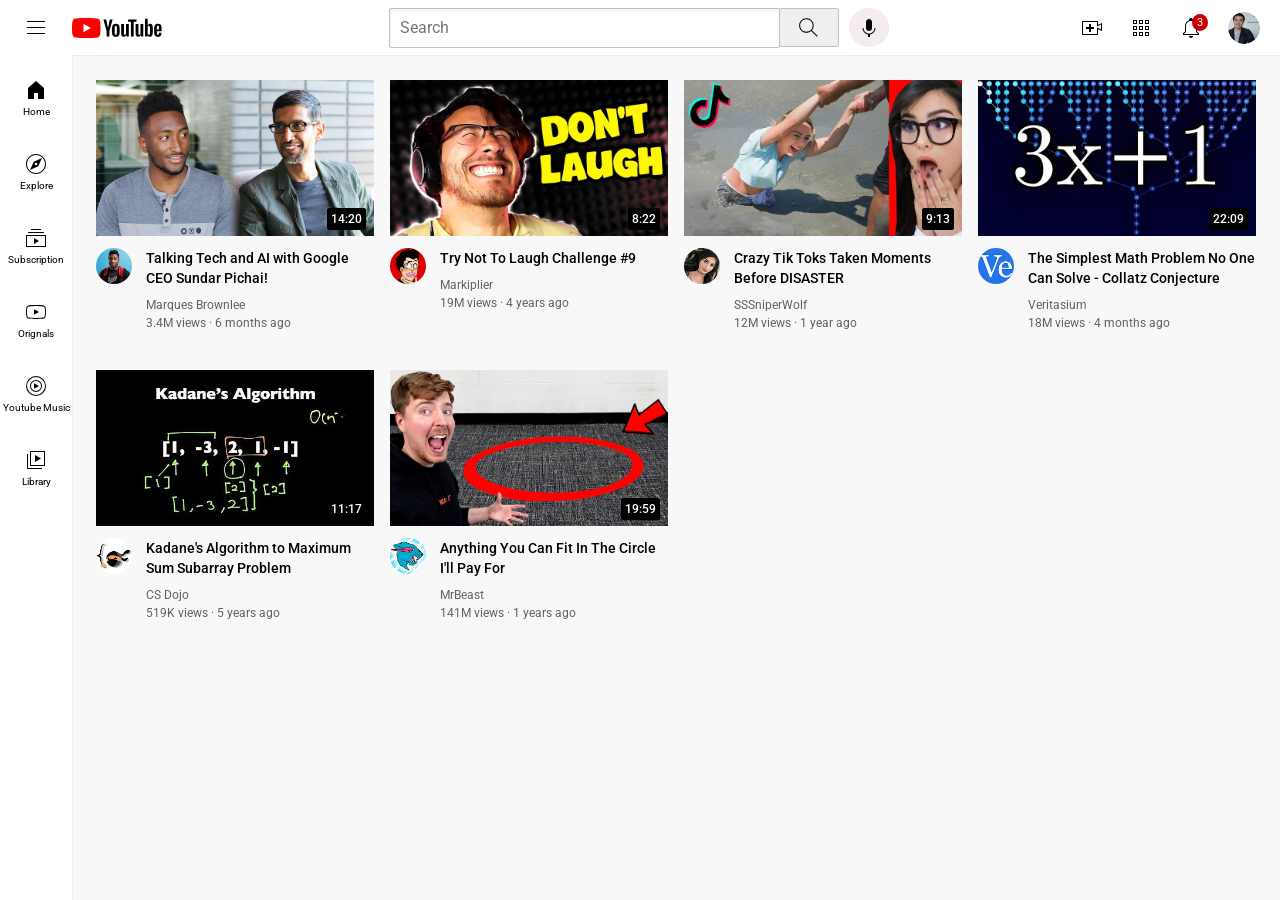
<file: index.html>
<!DOCTYPE html>
<html>

<head>
    <title>Youtube.com clone</title>
    <link rel="preconnect" href="https://fonts.googleapis.com">
    <link rel="preconnect" href="https://fonts.gstatic.com" crossorigin>
    <link
        href="https://fonts.googleapis.com/css2?family=Roboto:ital,wght@0,100;0,300;0,400;0,500;0,700;0,900;1,100;1,300;1,400;1,500;1,700;1,900&display=swap"
        rel="stylesheet">
    <link rel="stylesheet" href="general.css">
    <link rel="stylesheet" href="header.css">
    <link rel="stylesheet" href="video.css">
    <link rel="stylesheet" href="sidebar.css">
</head>

<body>
    <div class="header">
        <div class="left-section">
            <img class="hamburger-menu" src="Icon/hamburger-menu.svg" alt="">
            <img class="youtube-logo" src="Icon/youtube-logo.svg" alt="">
        </div>
        <div class="middle-section">
            <input class="search-bar" type="text" placeholder="Search">
            <button class="search-button">
                <img class="search-icon" src="Icon/search.svg" alt="">
                <div class="tooltip">Search</div>
            </button>
            <button class="voice-search-button">
                <img class="voice-search-icon" src="Icon/voice-search-icon.svg" alt="">
                <div class="tooltip">Search with your voice</div>
            </button>
        </div>
        <div class="right-section">
            <div class="upload-icon-container">
                <img class="upload-icon" src="Icon/upload.svg" alt="">
                <div class="tooltip">Create</div>
            </div>
            <div class="youtube-icon-container">
                <img class="youtube-icon" src="Icon/youtube-apps.svg" alt="">
                <div class="tooltip">YouTube Apps</div>
            </div>
            <div class="notification-icon-container">
                <img class="notification-icon" src="Icon/notifications.svg" alt="">
                <div class="notification-count">3</div>
                <div class="tooltip">Notifications</div>
            </div>
            <img class="current-user-picture" src="channel pictures/my-channel.jpeg" alt="">
        </div>
    </div>
    <div class="sidebar">
        <div class="sidebar-link">
            <img src="Icon/home.svg" alt="">
            <div>Home</div>
        </div>
        <div class="sidebar-link">
            <img src="Icon/explore.svg" alt="">
            <div>Explore</div>
        </div>
        <div class="sidebar-link">
            <img src="Icon/subscriptions.svg" alt="">
            <div>Subscription</div>
        </div>
        <div class="sidebar-link">
            <img src="Icon/originals.svg" alt="">
            <div>Orignals</div>
        </div>
        <div class="sidebar-link">
            <img src="Icon/youtube-music.svg" alt="">
            <div>Youtube Music</div>
        </div>
        <div class="sidebar-link">
            <img src="Icon/library.svg" alt="">
            <div>Library</div>
        </div>

    </div>
    <div class="video-grid">
        <div class="video-preview">
            <div class="thumbnail-row">
                <img class="thumbnail" src="thumnails/thumbnail-1.webp" ;>
                <div class="video-time">14:20</div>
            </div>
            <div class="video-info-grid">
                <div class="channel-picture">
                    <img class="profile-picutre" src="channel pictures/channel-1.jpeg" alt="">
                </div>
                <div class="video-info">
                    <p class="video-title"> Talking Tech and AI with Google CEO Sundar Pichai!</p>
                    <p class="video-author">Marques Brownlee</p>
                    <p class="video-states">3.4M views &middot; 6 months ago</p>
                </div>
            </div>
        </div>
        <div class="video-preview">
            <div class="thumbnail-row">
                <img class="thumbnail" src="thumnails/thumbnail-2.webp" ;>
                <div class="video-time">8:22</div>
            </div>
            <div class="video-info-grid">
                <div class="channel-picture">
                    <img class="profile-picutre" src="channel pictures/channel-2.jpeg" alt="">
                </div>
                <div class="video-info">
                    <p class="video-title">
                        Try Not To Laugh Challenge #9</p>
                    <p class="video-author">Markiplier</p>
                    <p class="video-states">19M views &middot; 4 years ago</p>
                </div>
            </div>
        </div>
        <div class="video-preview">
            <div class="thumbnail-row">
                <img class="thumbnail" src="thumnails/thumbnail-3.webp" ;>
                <div class="video-time">9:13</div>
            </div>
            <div class="video-info-grid">
                <div class="channel-picture">
                    <img class="profile-picutre" src="channel pictures/channel-3.jpeg" alt="">
                </div>
                <div class="video-info">
                    <p class="video-title">Crazy Tik Toks Taken Moments Before DISASTER</p>
                    <p class="video-author">SSSniperWolf</p>
                    <p class="video-states">12M views &middot; 1 year ago</p>
                </div>
            </div>
        </div>
        <div class="video-preview">
            <div class="thumbnail-row">
                <img class="thumbnail" src="thumnails/thumbnail-4.webp" ;>
                <div class="video-time">22:09</div>
            </div>
            <div class="video-info-grid">
                <div class="channel-picture">
                    <img class="profile-picutre" src="channel pictures/channel-4.jpeg" alt="">
                </div>
                <div class="video-info">
                    <p class="video-title">The Simplest Math Problem No One Can Solve - Collatz Conjecture</p>
                    <p class="video-author">Veritasium</p>
                    <p class="video-states">18M views &middot; 4 months ago</p>
                </div>
            </div>
        </div>
        <div class="video-preview">
            <div class="thumbnail-row">
                <img class="thumbnail" src="thumnails/thumbnail-5.webp" ;>
                <div class="video-time">11:17</div>
            </div>
            <div class="video-info-grid">
                <div class="channel-picture">
                    <img class="profile-picutre" src="channel pictures/channel-5.jpeg" alt="">
                </div>
                <div class="video-info">
                    <p class="video-title">Kadane's Algorithm to Maximum Sum Subarray Problem</p>
                    <p class="video-author">CS Dojo</p>
                    <p class="video-states">519K views &middot; 5 years ago</p>
                </div>
            </div>
        </div>
        <div class="video-preview">
            <div class="thumbnail-row">
                <img class="thumbnail" src="thumnails/thumbnail-6.webp" ;>
                <div class="video-time">19:59</div>
            </div>
            <div class="video-info-grid">
                <div class="channel-picture">
                    <img class="profile-picutre" src="channel pictures/channel-6.jpeg" alt="">
                </div>
                <div class="video-info">
                    <p class="video-title">Anything You Can Fit In The Circle I&apos;ll Pay For</p>
                    <p class="video-author">MrBeast</p>
                    <p class="video-states">141M views &middot; 1 years ago</p>
                </div>
            </div>
        </div>
</body>
</html>
</file>
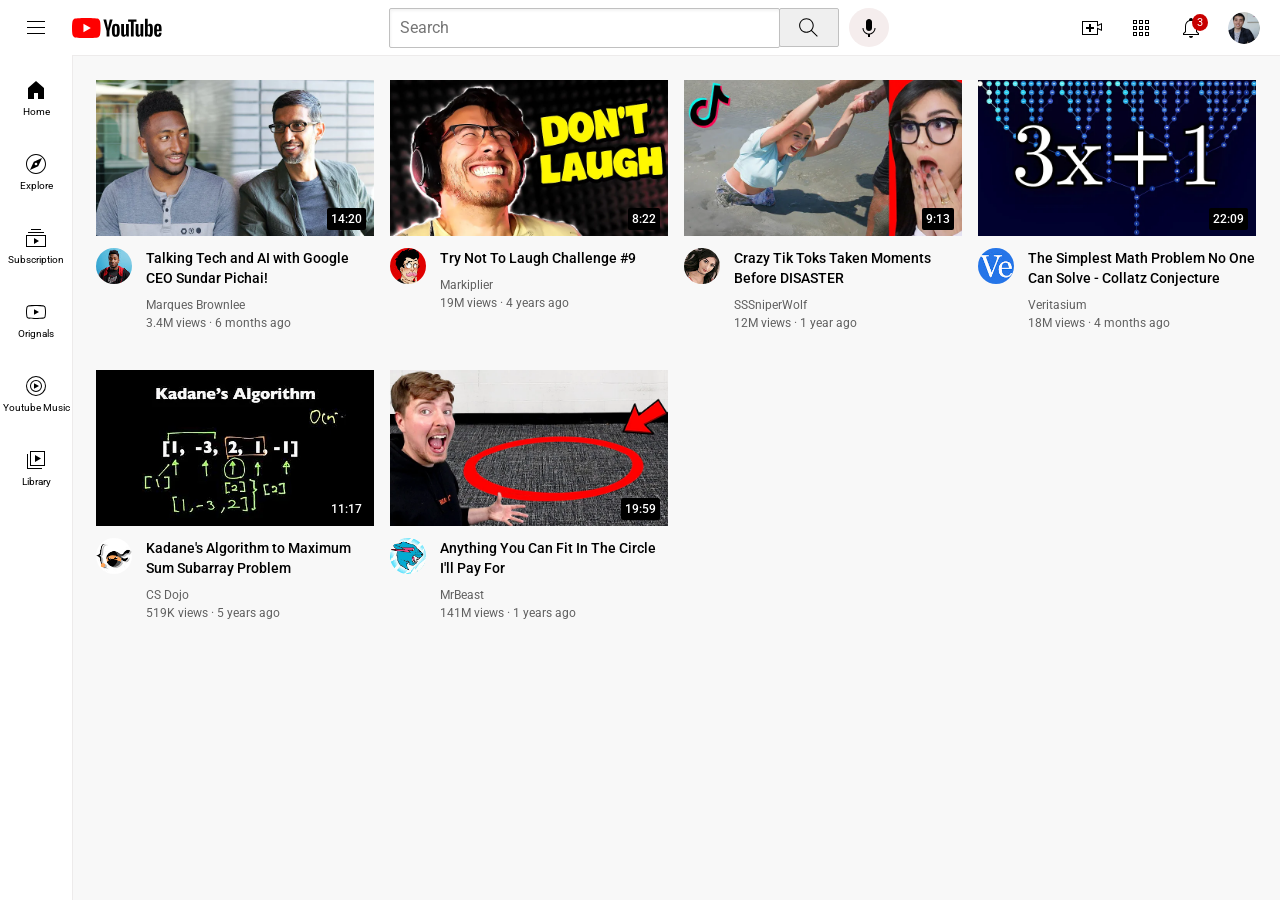
<file: youtube.html>
<!DOCTYPE html>
<html>

<head>
    <title>Youtube.com clone</title>
    <link rel="preconnect" href="https://fonts.googleapis.com">
    <link rel="preconnect" href="https://fonts.gstatic.com" crossorigin>
    <link
        href="https://fonts.googleapis.com/css2?family=Roboto:ital,wght@0,100;0,300;0,400;0,500;0,700;0,900;1,100;1,300;1,400;1,500;1,700;1,900&display=swap"
        rel="stylesheet">
    <link rel="stylesheet" href="Styles/general.css">
    <link rel="stylesheet" href="Styles/header.css">
    <link rel="stylesheet" href="Styles/video.css">
    <link rel="stylesheet" href="Styles/sidebar.css">
</head>

<body>
    <div class="header">
        <div class="left-section">
            <img class="hamburger-menu" src="Icon/hamburger-menu.svg" alt="">
            <img class="youtube-logo" src="Icon/youtube-logo.svg" alt="">
        </div>
        <div class="middle-section">
            <input class="search-bar" type="text" placeholder="Search">
            <button class="search-button">
                <img class="search-icon" src="Icon/search.svg" alt="">
                <div class="tooltip">Search</div>
            </button>
            <button class="voice-search-button">
                <img class="voice-search-icon" src="Icon/voice-search-icon.svg" alt="">
                <div class="tooltip">Search with your voice</div>
            </button>
        </div>
        <div class="right-section">
            <div class="upload-icon-container">
                <img class="upload-icon" src="Icon/upload.svg" alt="">
                <div class="tooltip">Create</div>
            </div>
            <div class="youtube-icon-container">
                <img class="youtube-icon" src="Icon/youtube-apps.svg" alt="">
                <div class="tooltip">YouTube Apps</div>
            </div>
            <div class="notification-icon-container">
                <img class="notification-icon" src="Icon/notifications.svg" alt="">
                <div class="notification-count">3</div>
                <div class="tooltip">Notifications</div>
            </div>
            <img class="current-user-picture" src="channel pictures/my-channel.jpeg" alt="">
        </div>
    </div>
    <div class="sidebar">
        <div class="sidebar-link">
            <img src="Icon/home.svg" alt="">
            <div>Home</div>
        </div>
        <div class="sidebar-link">
            <img src="Icon/explore.svg" alt="">
            <div>Explore</div>
        </div>
        <div class="sidebar-link">
            <img src="Icon/subscriptions.svg" alt="">
            <div>Subscription</div>
        </div>
        <div class="sidebar-link">
            <img src="Icon/originals.svg" alt="">
            <div>Orignals</div>
        </div>
        <div class="sidebar-link">
            <img src="Icon/youtube-music.svg" alt="">
            <div>Youtube Music</div>
        </div>
        <div class="sidebar-link">
            <img src="Icon/library.svg" alt="">
            <div>Library</div>
        </div>

    </div>
    <div class="video-grid">
        <div class="video-preview">
            <div class="thumbnail-row">
                <img class="thumbnail" src="thumnails/thumbnail-1.webp" ;>
                <div class="video-time">14:20</div>
            </div>
            <div class="video-info-grid">
                <div class="channel-picture">
                    <img class="profile-picutre" src="channel pictures/channel-1.jpeg" alt="">
                </div>
                <div class="video-info">
                    <p class="video-title"> Talking Tech and AI with Google CEO Sundar Pichai!</p>
                    <p class="video-author">Marques Brownlee</p>
                    <p class="video-states">3.4M views &middot; 6 months ago</p>
                </div>
            </div>
        </div>
        <div class="video-preview">
            <div class="thumbnail-row">
                <img class="thumbnail" src="thumnails/thumbnail-2.webp" ;>
                <div class="video-time">8:22</div>
            </div>
            <div class="video-info-grid">
                <div class="channel-picture">
                    <img class="profile-picutre" src="channel pictures/channel-2.jpeg" alt="">
                </div>
                <div class="video-info">
                    <p class="video-title">
                        Try Not To Laugh Challenge #9</p>
                    <p class="video-author">Markiplier</p>
                    <p class="video-states">19M views &middot; 4 years ago</p>
                </div>
            </div>
        </div>
        <div class="video-preview">
            <div class="thumbnail-row">
                <img class="thumbnail" src="thumnails/thumbnail-3.webp" ;>
                <div class="video-time">9:13</div>
            </div>
            <div class="video-info-grid">
                <div class="channel-picture">
                    <img class="profile-picutre" src="channel pictures/channel-3.jpeg" alt="">
                </div>
                <div class="video-info">
                    <p class="video-title">Crazy Tik Toks Taken Moments Before DISASTER</p>
                    <p class="video-author">SSSniperWolf</p>
                    <p class="video-states">12M views &middot; 1 year ago</p>
                </div>
            </div>
        </div>
        <div class="video-preview">
            <div class="thumbnail-row">
                <img class="thumbnail" src="thumnails/thumbnail-4.webp" ;>
                <div class="video-time">22:09</div>
            </div>
            <div class="video-info-grid">
                <div class="channel-picture">
                    <img class="profile-picutre" src="channel pictures/channel-4.jpeg" alt="">
                </div>
                <div class="video-info">
                    <p class="video-title">The Simplest Math Problem No One Can Solve - Collatz Conjecture</p>
                    <p class="video-author">Veritasium</p>
                    <p class="video-states">18M views &middot; 4 months ago</p>
                </div>
            </div>
        </div>
        <div class="video-preview">
            <div class="thumbnail-row">
                <img class="thumbnail" src="thumnails/thumbnail-5.webp" ;>
                <div class="video-time">11:17</div>
            </div>
            <div class="video-info-grid">
                <div class="channel-picture">
                    <img class="profile-picutre" src="channel pictures/channel-5.jpeg" alt="">
                </div>
                <div class="video-info">
                    <p class="video-title">Kadane's Algorithm to Maximum Sum Subarray Problem</p>
                    <p class="video-author">CS Dojo</p>
                    <p class="video-states">519K views &middot; 5 years ago</p>
                </div>
            </div>
        </div>
        <div class="video-preview">
            <div class="thumbnail-row">
                <img class="thumbnail" src="thumnails/thumbnail-6.webp" ;>
                <div class="video-time">19:59</div>
            </div>
            <div class="video-info-grid">
                <div class="channel-picture">
                    <img class="profile-picutre" src="channel pictures/channel-6.jpeg" alt="">
                </div>
                <div class="video-info">
                    <p class="video-title">Anything You Can Fit In The Circle I&apos;ll Pay For</p>
                    <p class="video-author">MrBeast</p>
                    <p class="video-states">141M views &middot; 1 years ago</p>
                </div>
            </div>
        </div>
</body>
</html>
</file>
<file: general.css>
p {
    font-family: Roboto, Arial;
    margin-top: 0;
    margin-bottom: 0;
}

body {
    margin: 0;
    padding-top: 80px;
    padding-left: 96px;
    padding-right: 24px;
    background-color: rgb(248, 248, 248);
}
</file>
<file: header.css>
.header {
    height: 55px;
    display: flex;
    flex-direction: row;
    justify-content: space-between;
    position: fixed;
    top: 0;
    left: 0;
    right: 0;
    background-color: white;
    border-bottom: 1px solid rgb(237, 235, 235);
    z-index: 100;
}
.left-section {
    display: flex;
    align-items: center;
}
.hamburger-menu {
    height: 24px;
    margin-left: 24px;
    margin-right: 24px;
}
.youtube-logo {
    height: 20px;
}
.middle-section {
    margin-left: 70px;
    flex: 1;
    max-width: 500px;
    margin-right: 35px;
    display: flex;
    align-items: center;
}

.search-bar {
    flex: 1;
    height: 36px;
    padding-left: 10px;
    font-size: 16px;
    border: 1px solid rgb(192, 192, 192);
    border-radius: 2px;
    box-shadow: inset 1px 2px 3px rgba(0,0,0,0.05);
    width: 0;
}
.search-bar::placeholder {
    font-family: Roboto,arial;
    font-size: 16px;
}

.search-button {
    height: 39px;
    width: 60px;
    background-color: rgb(239, 239, 239);
    border: 1px solid rgb(192, 192, 192);
    margin-left: -1px;
    margin-right: 10px;
    border-radius: 2px;
   
}

.search-button,
.voice-search-button,
.upload-icon-container,
.youtube-icon-container,
.notification-icon-container{
    position: relative;
    display: flex;
    justify-content: center;
    align-items: center;
}

.search-button .tooltip,
.voice-search-button .tooltip,
.upload-icon-container .tooltip,
.youtube-icon-container .tooltip,
.notification-icon-container .tooltip {
    position: absolute;
    background-color: gray;
    color: white;
    padding: 4px 8px;
    border-radius: 2px;
    font-size: 12px;
    bottom: -30px;
    opacity: 0;
    transition: 0.15s;
    pointer-events: none;
    white-space: nowrap;
    font-family: Roboto,Arial;
}
.search-button:hover .tooltip,
.voice-search-button:hover .tooltip,
.upload-icon-container:hover .tooltip,
.youtube-icon-container:hover .tooltip,
.notification-icon-container:hover .tooltip{
    opacity: 100;
}
.search-icon {
    height: 25px;
}
.voice-search-button {
    height: 39px;
    width: 40px;
    border-radius: 50%;
    border: none;
    background-color: #f5eded;
}
.voice-search-icon {
    height: 24px;
}
.right-section {
    width: 180px;
    display: flex;
    align-items: center;
    justify-content: space-between;
    margin-right: 20px;
    flex-shrink: 0;
}
.upload-icon {
    height: 24px;
}
.youtube-icon {
    height: 24px;
}
.notification-icon {
    height: 24px;
}
.notification-icon-container {
    position: relative;
}
.notification-count {
    position: absolute;
    top: -2px;
    right: -5px;
    background-color: rgb(200,0,0);
    color: white;
    font-family: Roboto, Arial;
    font-size: 11px;
    padding: 2px 5px;
    border-radius: 50%;
}
.current-user-picture {
    height: 32px;
    border-radius: 50%;
}
</file>
<file: video.css>
.thumbnail {
    width: 100%;
}

.video-title {
    margin-top: 0;
    font-size: 14px;
    font-weight: 500;
    line-height: 20px;
    margin-bottom: 10px;
}

.video-author,
.video-states {
    font-size: 12px;
    color: rgb(96, 96, 96);
}

.video-author {
    margin-bottom: 4px;
}

.video-info-grid {
    display: grid;
    grid-template-columns: 50px 1fr;
}

.profile-picutre {
    width: 36px;
    border-radius: 50%;
}

.thumbnail-row {
    margin-bottom: 8px;
    position: relative;
}

.video-grid {
    display: grid;
    grid-template-columns: 1fr 1fr 1fr;
    column-gap: 16px;
    row-gap: 40px;
}

@media (max-width: 750px) {
    .video-grid {
        grid-template-columns: 1fr 1fr;
    }
}
@media (min-width: 1000px) {
    .video-grid {
        grid-template-columns: 1fr 1fr 1fr 1fr;
    }
}

@media (min-width: 751px) and (max-width: 999px)
{
    .video-grid {
        grid-template-columns: 1fr 1fr 1fr;
    }
}
    


.video-time {
    background-color: black;
    color: white;
    position: absolute;
    bottom: 10px;
    right: 8px;
    font-family: Roboto, Arial, Helvetica, sans-serif;
    font-size: 12px;
    font-weight: 500;
    padding: 4px 4px;
    border-radius: 2px;
}
</file>
<file: sidebar.css>
.sidebar {
    position: fixed;
    left: 0;
    bottom: 0;
    top: 55px;
    background-color: white;
    width: 72px;
    border-right: 1px solid rgb(237, 235, 235);
    z-index: 200;
    padding-top: 5px;
}

.sidebar-link {
    height: 74px;
    display: flex;
    align-items: center;
    justify-content: center;
    flex-direction: column;
    cursor: pointer;
}

.sidebar-link:hover {
    background-color: #eeeeee;
}
.sidebar-link img {
    height: 24px;  
    margin-bottom: 4px;
}
.sidebar-link div {
    font-family:  Roboto, Arial;
    font-size: 10px;
}
</file>
<file: Styles/general.css>
p {
    font-family: Roboto, Arial;
    margin-top: 0;
    margin-bottom: 0;
}

body {
    margin: 0;
    padding-top: 80px;
    padding-left: 96px;
    padding-right: 24px;
    background-color: rgb(248, 248, 248);
}
</file>
<file: Styles/header.css>
.header {
    height: 55px;
    display: flex;
    flex-direction: row;
    justify-content: space-between;
    position: fixed;
    top: 0;
    left: 0;
    right: 0;
    background-color: white;
    border-bottom: 1px solid rgb(237, 235, 235);
    z-index: 100;
}
.left-section {
    display: flex;
    align-items: center;
}
.hamburger-menu {
    height: 24px;
    margin-left: 24px;
    margin-right: 24px;
}
.youtube-logo {
    height: 20px;
}
.middle-section {
    margin-left: 70px;
    flex: 1;
    max-width: 500px;
    margin-right: 35px;
    display: flex;
    align-items: center;
}

.search-bar {
    flex: 1;
    height: 36px;
    padding-left: 10px;
    font-size: 16px;
    border: 1px solid rgb(192, 192, 192);
    border-radius: 2px;
    box-shadow: inset 1px 2px 3px rgba(0,0,0,0.05);
    width: 0;
}
.search-bar::placeholder {
    font-family: Roboto,arial;
    font-size: 16px;
}

.search-button {
    height: 39px;
    width: 60px;
    background-color: rgb(239, 239, 239);
    border: 1px solid rgb(192, 192, 192);
    margin-left: -1px;
    margin-right: 10px;
    border-radius: 2px;
   
}

.search-button,
.voice-search-button,
.upload-icon-container,
.youtube-icon-container,
.notification-icon-container{
    position: relative;
    display: flex;
    justify-content: center;
    align-items: center;
}

.search-button .tooltip,
.voice-search-button .tooltip,
.upload-icon-container .tooltip,
.youtube-icon-container .tooltip,
.notification-icon-container .tooltip {
    position: absolute;
    background-color: gray;
    color: white;
    padding: 4px 8px;
    border-radius: 2px;
    font-size: 12px;
    bottom: -30px;
    opacity: 0;
    transition: 0.15s;
    pointer-events: none;
    white-space: nowrap;
    font-family: Roboto,Arial;
}
.search-button:hover .tooltip,
.voice-search-button:hover .tooltip,
.upload-icon-container:hover .tooltip,
.youtube-icon-container:hover .tooltip,
.notification-icon-container:hover .tooltip{
    opacity: 100;
}
.search-icon {
    height: 25px;
}
.voice-search-button {
    height: 39px;
    width: 40px;
    border-radius: 50%;
    border: none;
    background-color: #f5eded;
}
.voice-search-icon {
    height: 24px;
}
.right-section {
    width: 180px;
    display: flex;
    align-items: center;
    justify-content: space-between;
    margin-right: 20px;
    flex-shrink: 0;
}
.upload-icon {
    height: 24px;
}
.youtube-icon {
    height: 24px;
}
.notification-icon {
    height: 24px;
}
.notification-icon-container {
    position: relative;
}
.notification-count {
    position: absolute;
    top: -2px;
    right: -5px;
    background-color: rgb(200,0,0);
    color: white;
    font-family: Roboto, Arial;
    font-size: 11px;
    padding: 2px 5px;
    border-radius: 50%;
}
.current-user-picture {
    height: 32px;
    border-radius: 50%;
}
</file>
<file: Styles/video.css>
.thumbnail {
    width: 100%;
}

.video-title {
    margin-top: 0;
    font-size: 14px;
    font-weight: 500;
    line-height: 20px;
    margin-bottom: 10px;
}

.video-author,
.video-states {
    font-size: 12px;
    color: rgb(96, 96, 96);
}

.video-author {
    margin-bottom: 4px;
}

.video-info-grid {
    display: grid;
    grid-template-columns: 50px 1fr;
}

.profile-picutre {
    width: 36px;
    border-radius: 50%;
}

.thumbnail-row {
    margin-bottom: 8px;
    position: relative;
}

.video-grid {
    display: grid;
    grid-template-columns: 1fr 1fr 1fr;
    column-gap: 16px;
    row-gap: 40px;
}

@media (max-width: 750px) {
    .video-grid {
        grid-template-columns: 1fr 1fr;
    }
}
@media (min-width: 1000px) {
    .video-grid {
        grid-template-columns: 1fr 1fr 1fr 1fr;
    }
}

@media (min-width: 751px) and (max-width: 999px)
{
    .video-grid {
        grid-template-columns: 1fr 1fr 1fr;
    }
}
    


.video-time {
    background-color: black;
    color: white;
    position: absolute;
    bottom: 10px;
    right: 8px;
    font-family: Roboto, Arial, Helvetica, sans-serif;
    font-size: 12px;
    font-weight: 500;
    padding: 4px 4px;
    border-radius: 2px;
}
</file>
<file: Styles/sidebar.css>
.sidebar {
    position: fixed;
    left: 0;
    bottom: 0;
    top: 55px;
    background-color: white;
    width: 72px;
    border-right: 1px solid rgb(237, 235, 235);
    z-index: 200;
    padding-top: 5px;
}

.sidebar-link {
    height: 74px;
    display: flex;
    align-items: center;
    justify-content: center;
    flex-direction: column;
    cursor: pointer;
}

.sidebar-link:hover {
    background-color: #eeeeee;
}
.sidebar-link img {
    height: 24px;  
    margin-bottom: 4px;
}
.sidebar-link div {
    font-family:  Roboto, Arial;
    font-size: 10px;
}
</file>
